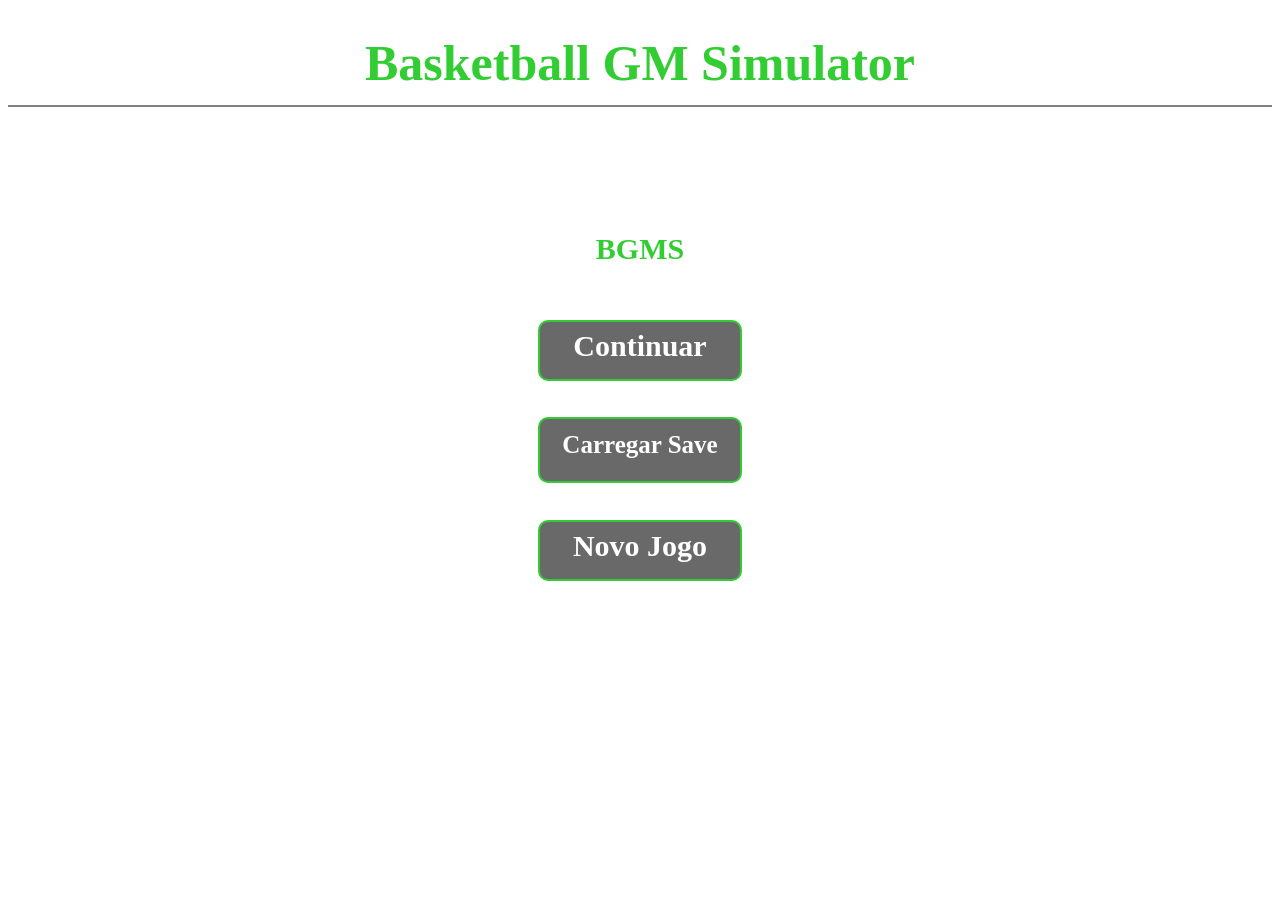
<file: docs/index.html>
<!DOCTYPE html>
<html>

<head>
    <meta name="viewport" content="width=device-width, initial-scale=1.0">
    <link rel="stylesheet" href="style.css">
    <script src="script.js"></script>
    <title>BGMS | Basketball GM Simulation</title>
</head>

<body class="menu-principal">

    <h1 class="botão1">Novo Jogo</h1>

    <h1 class="titulo">Basketball GM Simulator</h1>

    <hr>

    <h1 class="botão2">Continuar</h1>

    <h1 class="botão3">Carregar Save</h1>

    <h1 class="titulo2">BGMS</h1>

</body>

</html>
</file>
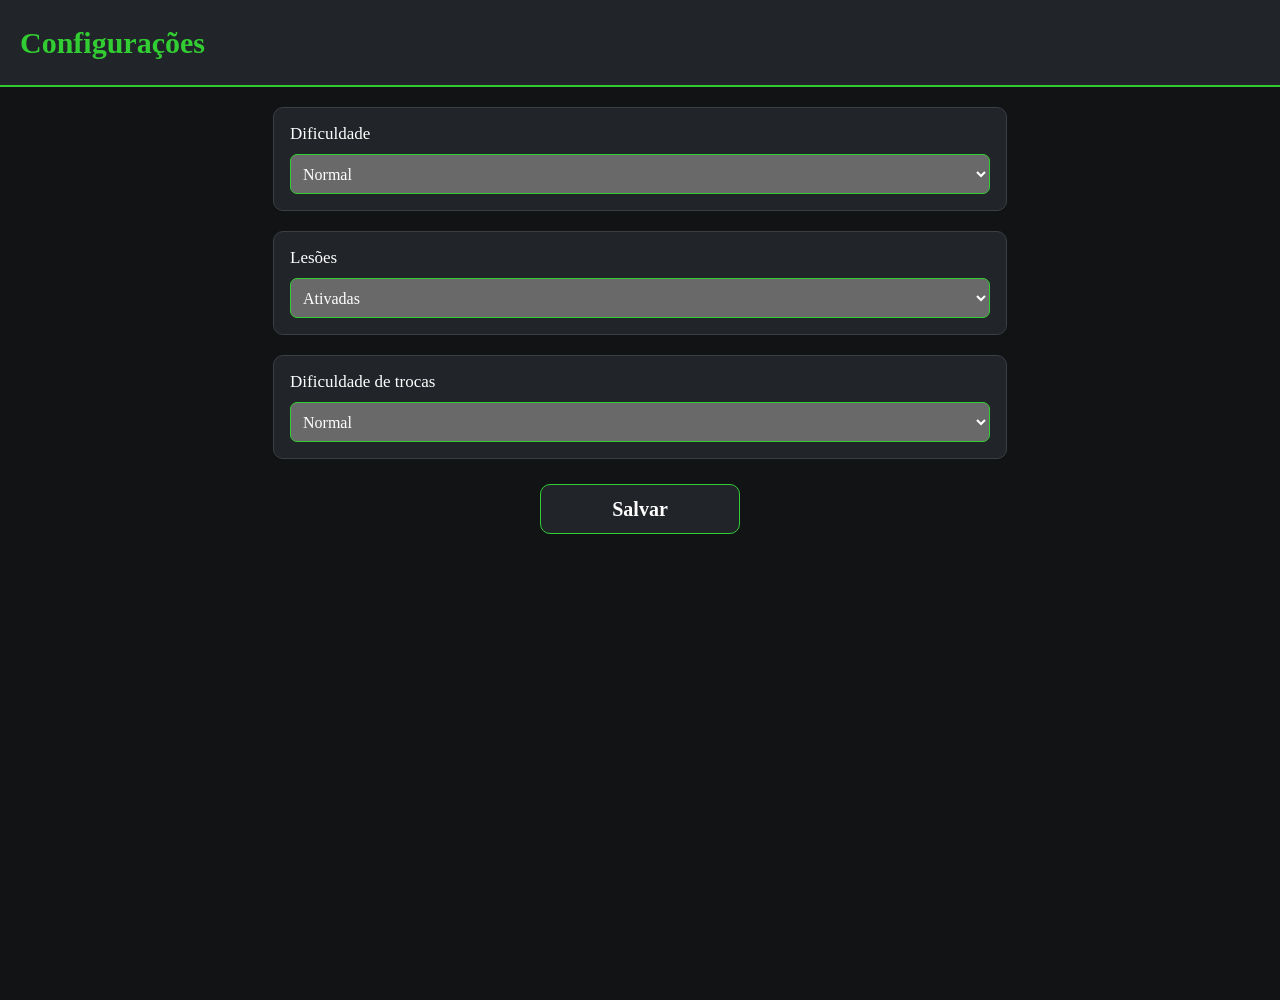
<file: docs/configuracoes.html>
<!DOCTYPE html>
<html>

<head>
    <meta name="viewport" content="width=device-width, initial-scale=1.0">
    <link rel="stylesheet" href="style.css">
    <script src="script.js"></script>
    <title>BGMS | Configurações</title>
</head>

<body class="configuracoes">

    <h1>Configurações</h1>

    <div class="config-item">

        <label for="dificuldade">Dificuldade</label>

        <select id="dificuldade">
            <option value="facil">Fácil</option>
            <option value="normal" selected>Normal</option>
            <option value="dificil">Difícil</option>
        </select>

    </div>

    <div class="config-item">

        <label for="lesoes">Lesões</label>

        <select id="lesoes">
            <option value="sim" selected>Ativadas</option>
            <option value="nao">Desativadas</option>
        </select>

    </div>

    <div class="config-item">

        <label for="trade">Dificuldade de trocas</label>

        <select id="trade">
            <option value="facil">Fácil</option>
            <option value="normal" selected>Normal</option>
            <option value="dificil">Difícil</option>
        </select>

    </div>

    <button class="botao-jogo" id="salvar-config">Salvar</button>

</body>

</html>
</file>
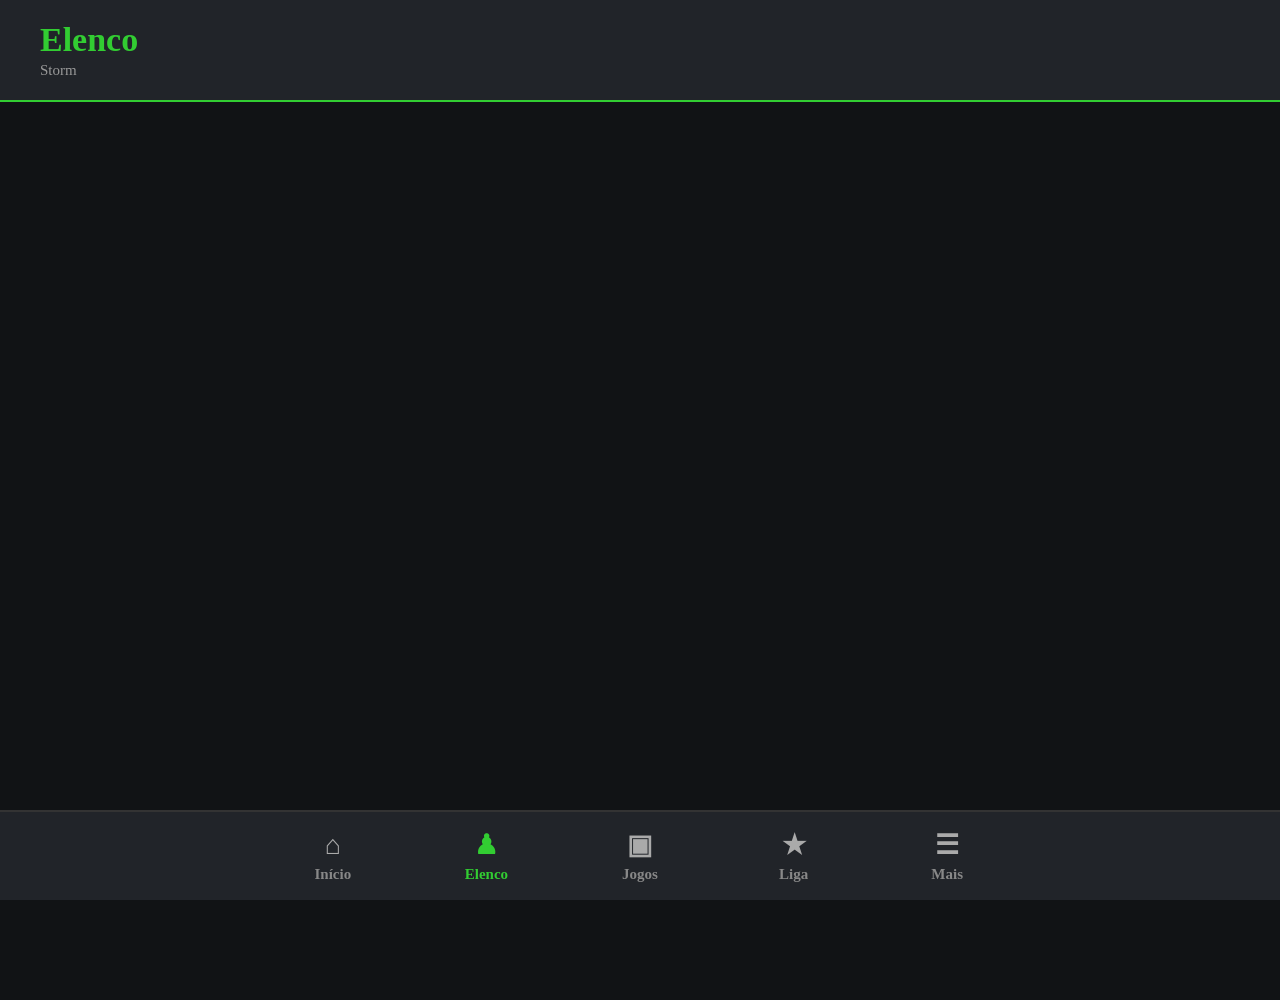
<file: docs/elenco.html>
<!DOCTYPE html>
<html>

<head>
    <meta name="viewport" content="width=device-width, initial-scale=1.0">
    <link rel="stylesheet" href="style.css">
    <script src="script.js"></script>
    <title>BGMS | Elenco</title>
</head>

<body class="elenco">

    <div class="elenco-header">

        <h1>Elenco</h1>

        <p id="elenco-time">Storm</p>

    </div>

    <div class="lista-jogadores" id="lista-jogadores"></div>

    <div class="barra-menu">

        <button class="menu-item" data-pagina="inicio">
            <span>⌂</span>
            Início
        </button>

        <button class="menu-item ativo" data-pagina="elenco">
            <span>♟</span>
            Elenco
        </button>

        <button class="menu-item" data-pagina="jogos">
            <span>▣</span>
            Jogos
        </button>

        <button class="menu-item" data-pagina="liga">
            <span>★</span>
            Liga
        </button>

        <button class="menu-item" data-pagina="mais">
            <span>☰</span>
            Mais
        </button>

    </div>

</body>

</html>
</file>
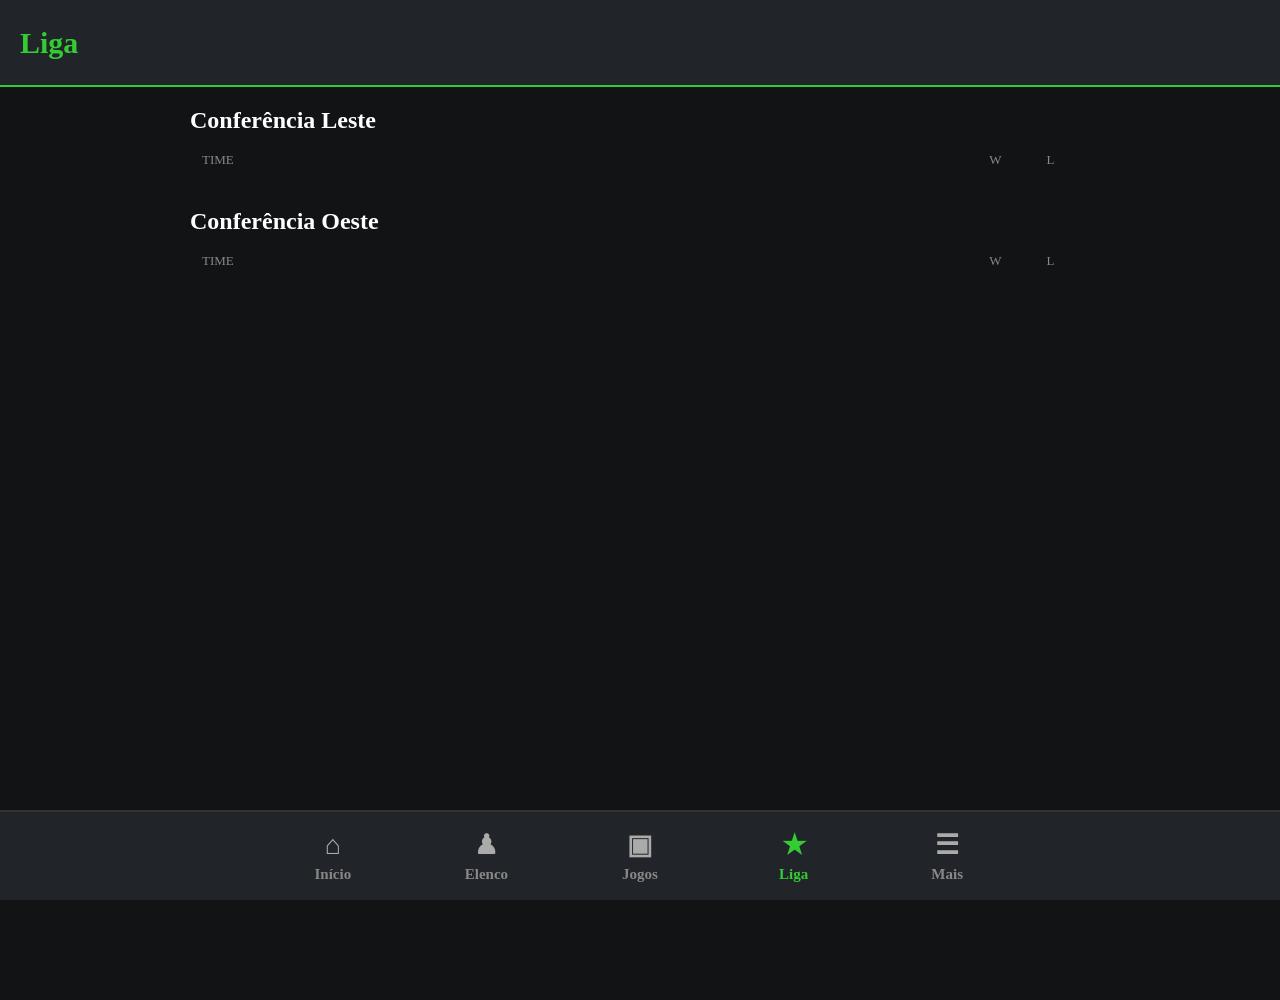
<file: docs/liga.html>
<!DOCTYPE html>
<html>
<head>
    <meta name="viewport" content="width=device-width, initial-scale=1.0">
    <link rel="stylesheet" href="style.css">
    <script src="script.js"></script>
    <title>BGMS | Liga</title>
</head>

<body class="liga">

    <div class="topo-pagina">
        <h1>Liga</h1>
    </div>

    <div class="classificacao">

        <h2>Conferência Leste</h2>

        <div class="classificacao-titulo">
            <span>TIME</span>
            <span>W</span>
            <span>L</span>
        </div>

        <div id="liga-leste"></div>

        <h2 class="titulo-oeste">Conferência Oeste</h2>

        <div class="classificacao-titulo">
            <span>TIME</span>
            <span>W</span>
            <span>L</span>
        </div>

        <div id="liga-oeste"></div>

    </div>

    <div class="barra-menu">

        <button class="menu-item" data-pagina="inicio">
            <span>⌂</span>
            Início
        </button>

        <button class="menu-item" data-pagina="elenco">
            <span>♟</span>
            Elenco
        </button>

        <button class="menu-item" data-pagina="jogos">
            <span>▣</span>
            Jogos
        </button>

        <button class="menu-item ativo" data-pagina="liga">
            <span>★</span>
            Liga
        </button>

        <button class="menu-item" data-pagina="mais">
            <span>☰</span>
            Mais
        </button>

    </div>

</body>
</html>
</file>
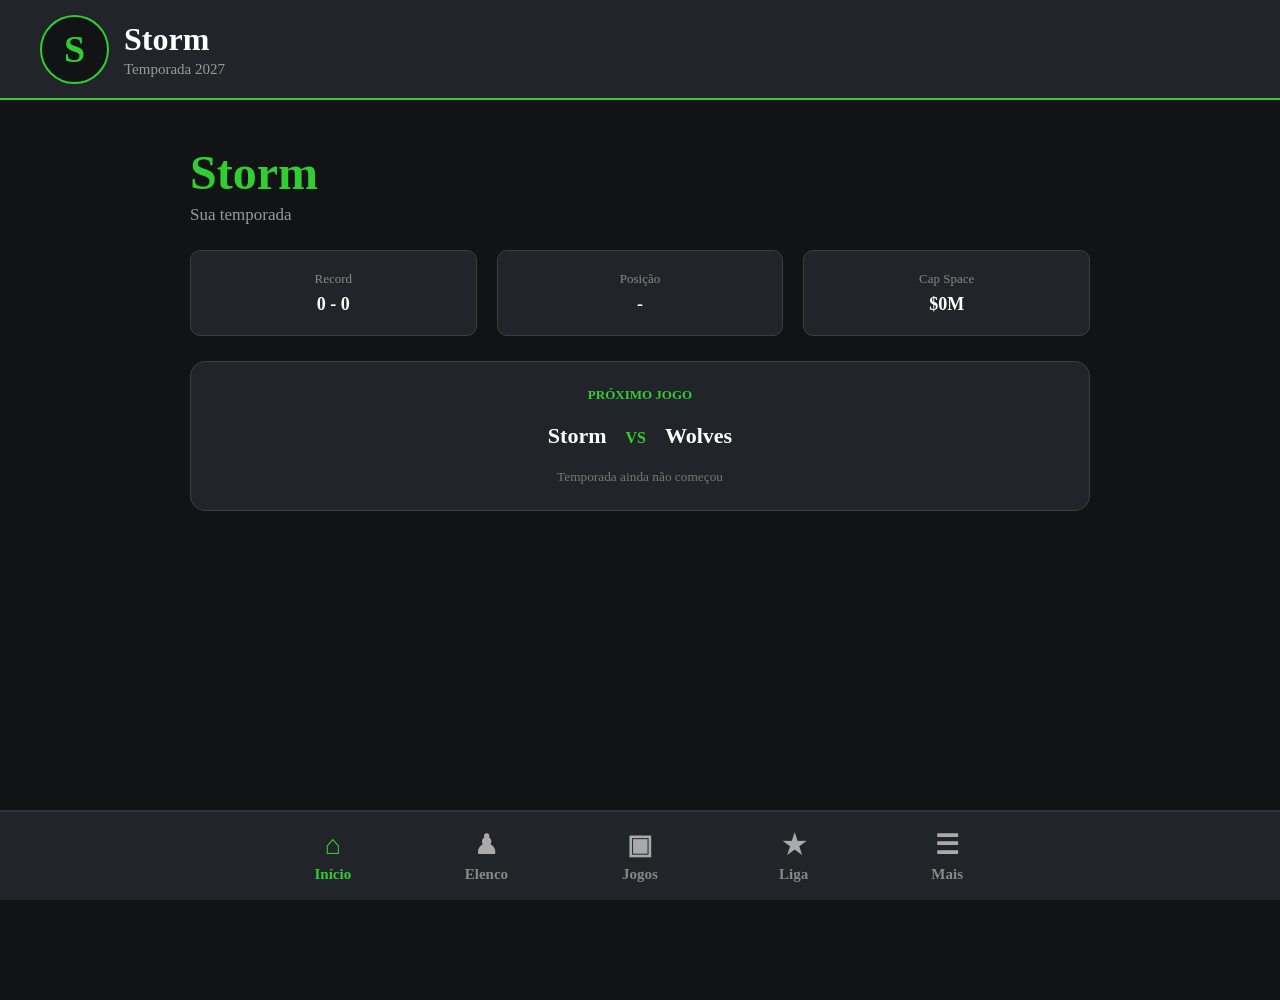
<file: docs/menu-jogo.html>
<!DOCTYPE html>
<html>

<head>
    <meta name="viewport" content="width=device-width, initial-scale=1.0">
    <link rel="stylesheet" href="style.css">
    <script src="script.js"></script>
    <title>BGMS | Menu</title>
</head>

<body class="menu-jogo">

    <div class="topo-jogo">

        <div class="logo-time" id="logo-time">S</div>

        <div class="info-time">
            <h1 id="nome-time">Storm</h1>
            <p>Temporada <span id="ano-time">2027</span></p>
        </div>

    </div>

    <div class="painel-principal">

        <h2 id="nome-time-painel">Storm</h2>

        <p class="subtitulo">Sua temporada</p>

        <div class="resumo">

            <div>
                <span>Record</span>
                <strong id="record">0 - 0</strong>
            </div>

            <div>
                <span>Posição</span>
                <strong id="posicao">-</strong>
            </div>

            <div>
                <span>Cap Space</span>
                <strong>$0M</strong>
            </div>

        </div>

        <div class="proximo-jogo">

            <p>PRÓXIMO JOGO</p>

            <h3 id="time-casa">Storm</h3>

            <span>VS</span>

            <h3 id="time-adversario">Wolves</h3>

            <small id="info-proximo-jogo">Temporada ainda não começou</small>

        </div>

    </div>

    <div class="barra-menu">

        <button class="menu-item ativo" data-pagina="inicio">
            <span>⌂</span>
            Início
        </button>

        <button class="menu-item" data-pagina="elenco">
            <span>♟</span>
            Elenco
        </button>

        <button class="menu-item" data-pagina="jogos">
            <span>▣</span>
            Jogos
        </button>

        <button class="menu-item" data-pagina="liga">
            <span>★</span>
            Liga
        </button>

        <button class="menu-item" data-pagina="mais">
            <span>☰</span>
            Mais
        </button>

    </div>

</body>

</html>
</file>
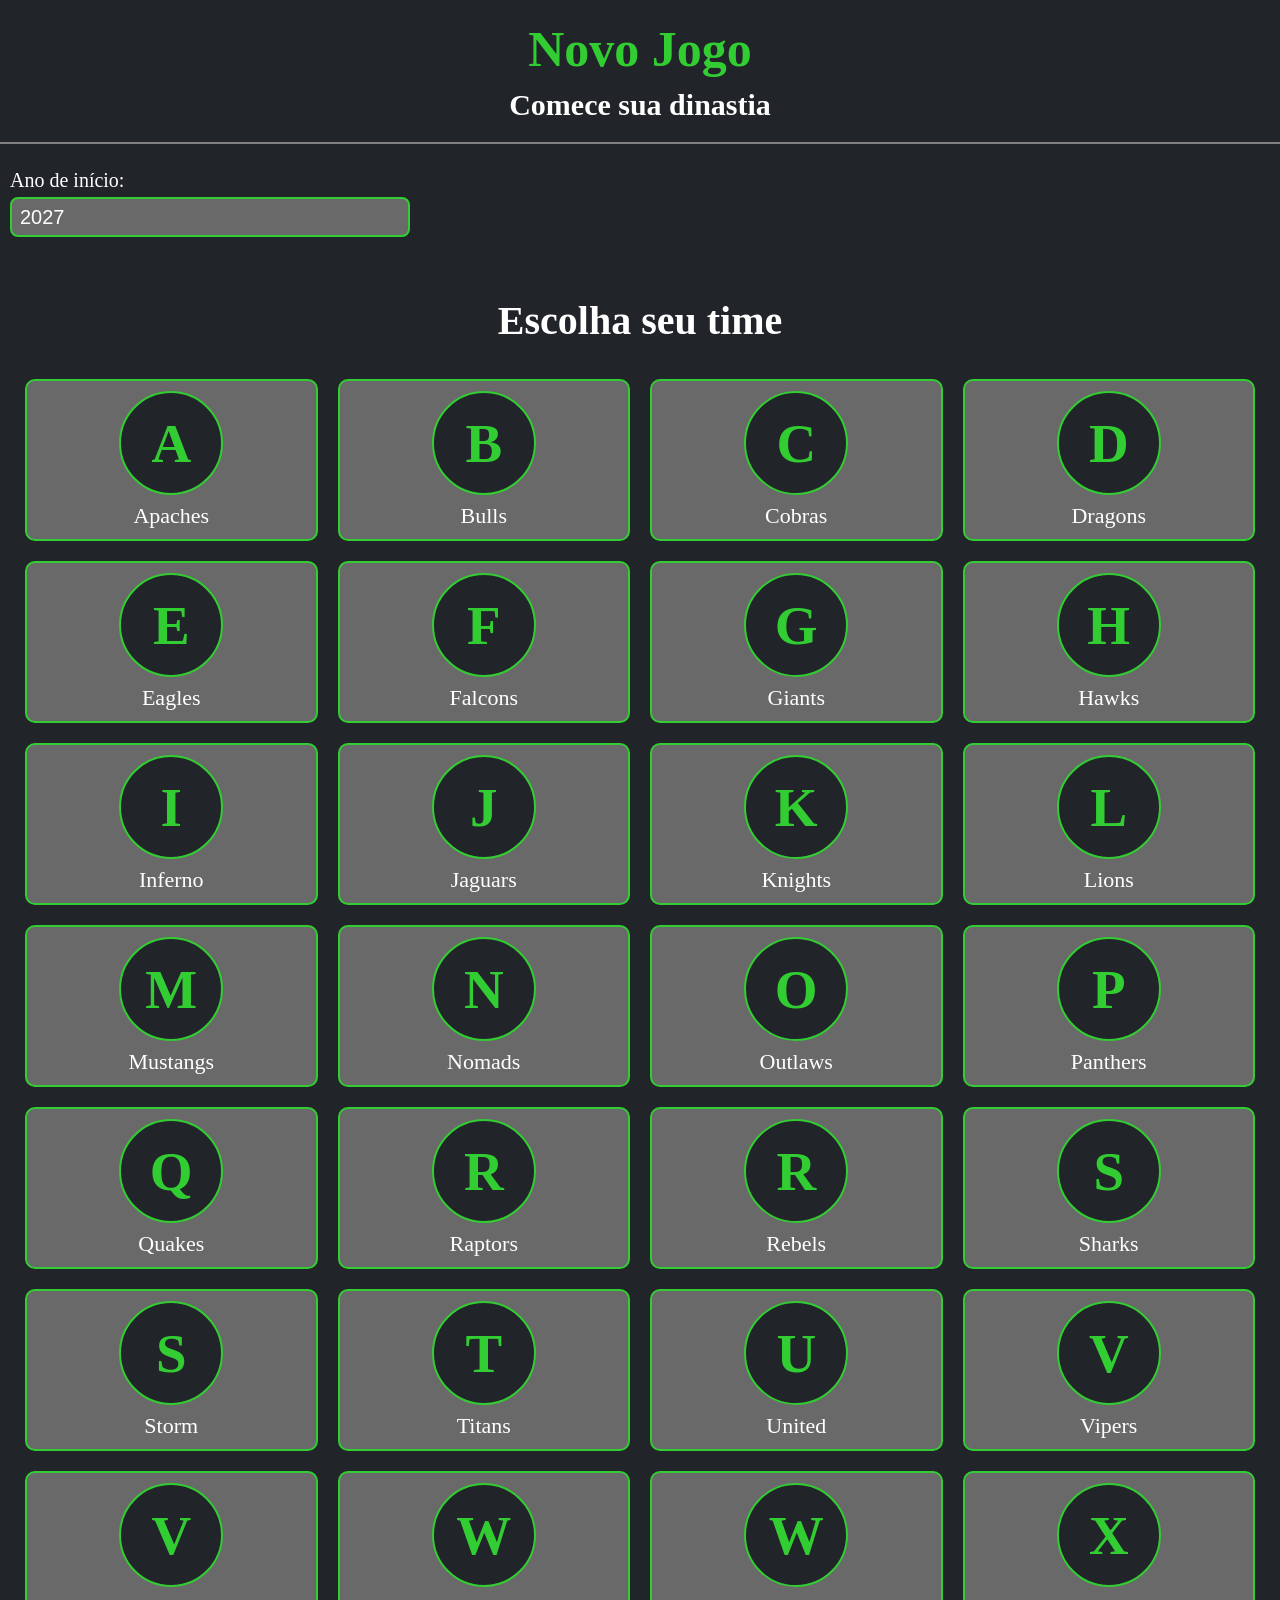
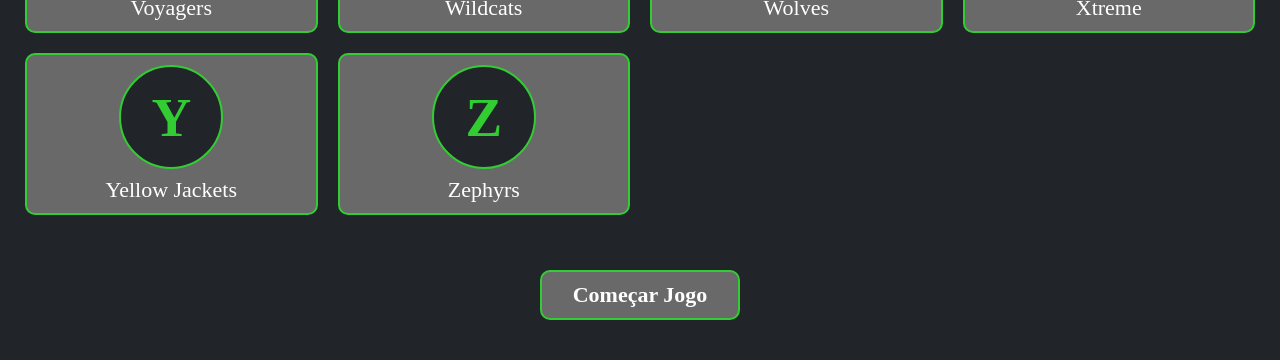
<file: docs/novo-jogo.html>
<!DOCTYPE html>
<html>

<head>
    <meta name="viewport" content="width=device-width, initial-scale=1.0">
    <link rel="stylesheet" href="style.css">
    <script src="script.js"></script>
    <title>BGMS | Novo Jogo</title>
</head>

<body class="novo-jogo">

    <h1 class="newgame">Novo Jogo</h1>

    <h1 class="mensagem-de-dinastia">Comece sua dinastia</h1>

    <hr>

    <label>Ano de início:</label>

    <input id="ano-inicio" type="number" value="2027">

    <h1 class="et">Escolha seu time</h1>

    <div class="times">

        <button class="time" data-time="Apaches"><div class="logo">A</div><p>Apaches</p></button>
        <button class="time" data-time="Bulls"><div class="logo">B</div><p>Bulls</p></button>
        <button class="time" data-time="Cobras"><div class="logo">C</div><p>Cobras</p></button>
        <button class="time" data-time="Dragons"><div class="logo">D</div><p>Dragons</p></button>
        <button class="time" data-time="Eagles"><div class="logo">E</div><p>Eagles</p></button>
        <button class="time" data-time="Falcons"><div class="logo">F</div><p>Falcons</p></button>
        <button class="time" data-time="Giants"><div class="logo">G</div><p>Giants</p></button>
        <button class="time" data-time="Hawks"><div class="logo">H</div><p>Hawks</p></button>
        <button class="time" data-time="Inferno"><div class="logo">I</div><p>Inferno</p></button>
        <button class="time" data-time="Jaguars"><div class="logo">J</div><p>Jaguars</p></button>
        <button class="time" data-time="Knights"><div class="logo">K</div><p>Knights</p></button>
        <button class="time" data-time="Lions"><div class="logo">L</div><p>Lions</p></button>
        <button class="time" data-time="Mustangs"><div class="logo">M</div><p>Mustangs</p></button>
        <button class="time" data-time="Nomads"><div class="logo">N</div><p>Nomads</p></button>
        <button class="time" data-time="Outlaws"><div class="logo">O</div><p>Outlaws</p></button>
        <button class="time" data-time="Panthers"><div class="logo">P</div><p>Panthers</p></button>
        <button class="time" data-time="Quakes"><div class="logo">Q</div><p>Quakes</p></button>
        <button class="time" data-time="Raptors"><div class="logo">R</div><p>Raptors</p></button>
        <button class="time" data-time="Rebels"><div class="logo">R</div><p>Rebels</p></button>
        <button class="time" data-time="Sharks"><div class="logo">S</div><p>Sharks</p></button>
        <button class="time" data-time="Storm"><div class="logo">S</div><p>Storm</p></button>
        <button class="time" data-time="Titans"><div class="logo">T</div><p>Titans</p></button>
        <button class="time" data-time="United"><div class="logo">U</div><p>United</p></button>
        <button class="time" data-time="Vipers"><div class="logo">V</div><p>Vipers</p></button>
        <button class="time" data-time="Voyagers"><div class="logo">V</div><p>Voyagers</p></button>
        <button class="time" data-time="Wildcats"><div class="logo">W</div><p>Wildcats</p></button>
        <button class="time" data-time="Wolves"><div class="logo">W</div><p>Wolves</p></button>
        <button class="time" data-time="Xtreme"><div class="logo">X</div><p>Xtreme</p></button>
        <button class="time" data-time="Yellow Jackets"><div class="logo">Y</div><p>Yellow Jackets</p></button>
        <button class="time" data-time="Zephyrs"><div class="logo">Z</div><p>Zephyrs</p></button>

    </div>

    <button class="começar-jogo">Começar Jogo</button>

</body>

          </html>
</file>
<file: docs/style.css>
.menu-principal .titulo {
    color: limegreen;
    text-align: center;
    font-family: Georgia, 'Times New Roman', Times, serif;
}

.menu-principal {
    background-image: url("https://i.imgur.com/gXwAStV.png");
    background-size: cover;
    background-position: center 0px;
    background-repeat: no-repeat;
}

.menu-principal hr {
    border: none;
    border-top: 2px solid gray;
    margin: 0;
    position: relative;
    top: -20px;
}

.menu-principal .botão1,
.menu-principal .botão2,
.menu-principal .botão3 {
    font-family: Georgia, 'Times New Roman', Times, serif;
    position: absolute;
    left: 50%;
    transform: translateX(-50%);
    width: 150px;
    height: 40px;
    text-align: center;
    color: white;
    border: 2px solid limegreen;
    background-color: dimgray;
    border-radius: 10px;
    cursor: pointer;
}

.menu-principal .botão1 {
    top: 468px;
    padding-top: 7px;
    font-size: 25px;
    font-weight: bold;
}

.menu-principal .botão2 {
    top: 350px;
    padding-top: 7px;
    font-size: 25px;
}

.menu-principal .botão3 {
    top: 410px;
    padding-top: 12px;
    font-size: 20px;
}

.menu-principal .botão1:active,
.menu-principal .botão2:active,
.menu-principal .botão3:active {
    transform: translateX(-50%) scale(0.85);
    background-color: limegreen;
    border-color: white;
}

.menu-principal .titulo2 {
    position: relative;
    top: 170px;
    text-align: center;
    color: limegreen;
    font-family: Georgia, 'Times New Roman', Times, serif;
}

.novo-jogo {
    background-color: #212429;
    margin: 0;
    padding: 0;
    color: white;
    font-family: Georgia, 'Times New Roman', Times, serif;
}

.novo-jogo .newgame {
    color: limegreen;
    text-align: center;
    font-size: 40px;
    margin: 20px 0 10px;
}

.novo-jogo .mensagem-de-dinastia {
    color: white;
    text-align: center;
    font-size: 25px;
    margin: 10px 0 20px;
}

.novo-jogo hr {
    border: none;
    border-top: 2px solid gray;
    width: 100%;
    margin: 0 0 25px;
}

.novo-jogo label {
    display: block;
    color: white;
    font-size: 20px;
    margin: 0 0 5px 10px;
}

.novo-jogo input {
    display: block;
    box-sizing: border-box;
    width: 335px;
    height: 40px;
    margin-left: 10px;
    background-color: dimgray;
    color: white;
    border: 2px solid limegreen;
    border-radius: 8px;
    padding-left: 8px;
    font-size: 20px;
    outline: none;
}

.novo-jogo input:focus {
    border-color: white;
}

.novo-jogo .et {
    color: white;
    text-align: center;
    font-size: 35px;
    margin: 45px 0 10px;
}

.novo-jogo .times {
    display: grid;
    grid-template-columns: repeat(2, 1fr);
    gap: 15px;
    padding: 15px;
}

.novo-jogo .time {
    width: 100%;
    background-color: dimgray;
    border: 2px solid limegreen;
    border-radius: 10px;
    padding: 10px;
    text-align: center;
    box-sizing: border-box;
    cursor: pointer;
    color: white;
    font-family: Georgia, 'Times New Roman', Times, serif;
}

.novo-jogo .time:active {
    transform: scale(0.95);
}

.novo-jogo .time.selecionado {
    background-color: limegreen;
    border-color: white;
}

.novo-jogo .logo {
    width: 70px;
    height: 70px;
    margin: 0 auto;
    display: flex;
    align-items: center;
    justify-content: center;
    border-radius: 50%;
    background-color: #212429;
    border: 2px solid limegreen;
    color: limegreen;
    font-size: 40px;
    font-weight: bold;
}

.novo-jogo .time.selecionado .logo {
    border-color: white;
    color: white;
}

.novo-jogo .time p {
    color: white;
    font-size: 18px;
    margin: 8px 0 0;
}

.novo-jogo .começar-jogo {
    display: block;
    width: 200px;
    height: 50px;
    margin: 30px auto 40px;
    padding: 10px 20px;
    box-sizing: border-box;
    color: white;
    background-color: dimgray;
    border: 2px solid limegreen;
    border-radius: 10px;
    font-family: Georgia, 'Times New Roman', Times, serif;
    font-size: 22px;
    font-weight: bold;
    text-align: center;
    cursor: pointer;
}

.novo-jogo .começar-jogo:active {
    transform: scale(0.85);
    background-color: limegreen;
    border-color: white;
}

.menu-jogo {
    background: #111315;
    margin: 0;
    padding: 0 0 100px;
    min-height: 100vh;
    color: white;
    font-family: Georgia, 'Times New Roman', Times, serif;
}

.menu-jogo .topo-jogo {
    height: 85px;
    background: #212429;
    border-bottom: 2px solid limegreen;
    display: flex;
    align-items: center;
    padding: 0 20px;
    box-sizing: border-box;
}

.menu-jogo .logo-time {
    width: 55px;
    height: 55px;
    border-radius: 50%;
    background: #111315;
    border: 2px solid limegreen;
    color: limegreen;
    display: flex;
    align-items: center;
    justify-content: center;
    font-size: 32px;
    font-weight: bold;
    margin-right: 15px;
}

.menu-jogo .info-time h1 {
    margin: 0;
    color: white;
    font-size: 27px;
}

.menu-jogo .info-time p {
    margin: 3px 0 0;
    color: #999;
    font-size: 15px;
}

.menu-jogo .painel-principal {
    padding: 25px 20px;
}

.menu-jogo .painel-principal h2 {
    margin: 0;
    color: limegreen;
    font-size: 38px;
}

.menu-jogo .subtitulo {
    margin: 5px 0 0;
    color: #999;
    font-size: 17px;
}

.menu-jogo .resumo {
    display: grid;
    grid-template-columns: repeat(3, 1fr);
    gap: 10px;
    margin-top: 25px;
}

.menu-jogo .resumo div {
    background: #212429;
    border: 1px solid #3b3f44;
    border-radius: 10px;
    padding: 15px 5px;
    text-align: center;
}

.menu-jogo .resumo span {
    display: block;
    color: #888;
    font-size: 13px;
    margin-bottom: 7px;
}

.menu-jogo .resumo strong {
    color: white;
    font-size: 18px;
}

.menu-jogo .proximo-jogo {
    margin-top: 25px;
    padding: 25px 15px;
    background: #212429;
    border: 1px solid #3b3f44;
    border-radius: 15px;
    text-align: center;
}

.menu-jogo .proximo-jogo p {
    color: limegreen;
    font-size: 13px;
    font-weight: bold;
    margin: 0 0 20px;
}

.menu-jogo .proximo-jogo h3 {
    display: inline-block;
    margin: 0 15px;
    font-size: 22px;
}

.menu-jogo .proximo-jogo span {
    color: limegreen;
    font-weight: bold;
}

.menu-jogo .proximo-jogo small {
    display: block;
    color: #777;
    margin-top: 20px;
}

.barra-menu {
    position: fixed;
    bottom: 0;
    left: 0;
    width: 100%;
    height: 80px;
    background: #212429;
    border-top: 2px solid #333;
    display: grid;
    grid-template-columns: repeat(5, 1fr);
    z-index: 10;
}

.menu-item {
    border: none;
    background: transparent;
    color: #888;
    font-family: Georgia, 'Times New Roman', Times, serif;
    font-size: 12px;
    font-weight: bold;
    cursor: pointer;
}

.menu-item span {
    display: block;
    color: #aaa;
    font-size: 22px;
    margin-bottom: 5px;
}

.menu-item.ativo {
    color: limegreen;
}

.menu-item.ativo span {
    color: limegreen;
}

.menu-item:active {
    background: #30343a;
}

.elenco {
    background: #111315;
    min-height: 100vh;
    margin: 0;
    padding: 0 0 100px;
    color: white;
    font-family: Georgia, 'Times New Roman', Times, serif;
}

.elenco .elenco-header {
    height: 85px;
    background: #212429;
    border-bottom: 2px solid limegreen;
    display: flex;
    flex-direction: column;
    justify-content: center;
    padding: 0 20px;
}

.elenco .elenco-header h1 {
    margin: 0;
    color: limegreen;
    font-size: 30px;
}

.elenco .elenco-header p {
    margin: 3px 0 0;
    color: #999;
    font-size: 15px;
}

.elenco .lista-jogadores {
    display: grid;
    gap: 10px;
    padding: 20px;
}

.elenco .jogador {
    display: flex;
    align-items: center;
    background: #212429;
    border: 1px solid #3b3f44;
    border-radius: 10px;
    padding: 15px;
}

.elenco .jogador-logo {
    width: 45px;
    height: 45px;
    flex-shrink: 0;
    border-radius: 50%;
    background: #111315;
    border: 2px solid limegreen;
    display: flex;
    align-items: center;
    justify-content: center;
    color: limegreen;
    font-weight: bold;
    margin-right: 12px;
}

.elenco .jogador-dados {
    display: flex;
    flex-direction: column;
    justify-content: center;
    flex: 1;
    min-width: 0;
}

.elenco .jogador-nome {
    display: block;
    color: white;
    font-size: 18px;
    font-weight: bold;
}

.elenco .jogador-posicao {
    display: block;
    color: limegreen;
    font-size: 13px;
    font-weight: bold;
    margin-top: 5px;
}

.elenco .jogador-ovr {
    color: limegreen;
    font-size: 22px;
    font-weight: bold;
    margin-left: 15px;
}

.jogos {
    background: #111315;
    min-height: 100vh;
    margin: 0;
    padding: 0 0 100px;
    color: white;
    font-family: Georgia, 'Times New Roman', Times, serif;
}

.jogos .topo-pagina {
    height: 85px;
    background: #212429;
    border-bottom: 2px solid limegreen;
    display: flex;
    align-items: center;
    padding: 0 20px;
}

.jogos .topo-pagina h1 {
    margin: 0;
    color: limegreen;
    font-size: 30px;
}

.jogos .controles-jogos {
    display: grid;
    grid-template-columns: repeat(2, 1fr);
    gap: 10px;
    padding: 20px;
}

.jogos .controle-jogo {
    background: #212429;
    color: white;
    border: 1px solid limegreen;
    border-radius: 10px;
    padding: 12px 5px;
    font-family: Georgia, 'Times New Roman', Times, serif;
    font-weight: bold;
    cursor: pointer;
}

.jogos .controle-jogo:active {
    background: limegreen;
    transform: scale(0.95);
}

.jogos .lista-jogos {
    display: grid;
    gap: 10px;
    padding: 0 20px 20px;
}

.jogos .jogo {
    background: #212429;
    border: 1px solid #3b3f44;
    border-radius: 10px;
    padding: 15px;
    text-align: center;
}

.jogos .jogo .data {
    color: #888;
    font-size: 13px;
    margin-bottom: 10px;
}

.jogos .jogo .confronto {
    font-size: 18px;
}

.jogos .jogo .resultado {
    color: limegreen;
    margin-top: 8px;
    font-weight: bold;
}

.calendario {
    background: #111315;
    min-height: 100vh;
    margin: 0;
    padding: 0 0 100px;
    color: white;
    font-family: Georgia, 'Times New Roman', Times, serif;
}

.calendario > h1 {
    height: 85px;
    background: #212429;
    border-bottom: 2px solid limegreen;
    display: flex;
    align-items: center;
    margin: 0;
    padding: 0 20px;
    color: limegreen;
    font-size: 30px;
}

.calendario .controles-calendario {
    display: grid;
    grid-template-columns: repeat(2, 1fr);
    gap: 10px;
    padding: 20px;
}

.calendario .botao-jogo {
    min-height: 45px;
    background: #212429;
    color: white;
    border: 1px solid limegreen;
    border-radius: 10px;
    padding: 12px 8px;
    font-family: Georgia, 'Times New Roman', Times, serif;
    font-size: 16px;
    font-weight: bold;
    cursor: pointer;
}

.calendario .botao-jogo:active {
    background: limegreen;
    border-color: white;
    transform: scale(0.95);
}

#lista-calendario {
    display: grid;
    gap: 10px;
    padding: 0 20px 20px;
}

.jogo-calendario {
    display: grid;
    grid-template-columns: 60px 1fr 45px;
    align-items: center;
    background: #212429;
    border: 1px solid #3b3f44;
    border-radius: 10px;
    padding: 15px;
}

.jogo-calendario .data {
    color: #888;
    font-size: 13px;
}

.jogo-calendario .adversario {
    color: white;
    font-size: 17px;
}

.jogo-calendario .resultado {
    color: limegreen;
    text-align: center;
    font-weight: bold;
}

.liga {
    background: #111315;
    min-height: 100vh;
    margin: 0;
    padding: 0 0 100px;
    color: white;
    font-family: Georgia, 'Times New Roman', Times, serif;
}

.liga .topo-pagina {
    height: 85px;
    background: #212429;
    border-bottom: 2px solid limegreen;
    display: flex;
    align-items: center;
    padding: 0 20px;
}

.liga .topo-pagina h1 {
    margin: 0;
    color: limegreen;
    font-size: 30px;
}

.liga .classificacao {
    padding: 20px;
}

.liga .classificacao h2 {
    color: white;
    font-size: 24px;
    margin: 0 0 8px;
}

.liga .titulo-oeste {
    margin-top: 30px !important;
}

.liga .classificacao-titulo {
    display: grid;
    grid-template-columns: 1fr 55px 55px;
    align-items: center;
    padding: 10px 12px;
    color: #888;
    font-size: 13px;
}

.liga .classificacao-titulo span:nth-child(2),
.liga .classificacao-titulo span:nth-child(3) {
    text-align: center;
}

.liga .classificacao-time {
    display: grid;
    grid-template-columns: 28px minmax(0, 1fr) 55px 55px;
    align-items: center;
    width: 100%;
    box-sizing: border-box;
    background: #212429;
    border: 1px solid #3b3f44;
    border-radius: 8px;
    padding: 13px 12px;
    margin-bottom: 7px;
}

.liga .classificacao-time .posicao {
    color: #888;
}

.liga .classificacao-time .nome {
    color: white;
    min-width: 0;
}

.liga .classificacao-time .vitorias,
.liga .classificacao-time .derrotas {
    color: white;
    text-align: center;
    display: block;
    white-space: nowrap;
}

.mais {
    background: #111315;
    min-height: 100vh;
    margin: 0;
    padding: 0 0 100px;
    color: white;
    font-family: Georgia, 'Times New Roman', Times, serif;
}

.mais .topo-pagina {
    height: 85px;
    background: #212429;
    border-bottom: 2px solid limegreen;
    display: flex;
    align-items: center;
    padding: 0 20px;
}

.mais .topo-pagina h1 {
    margin: 0;
    color: limegreen;
    font-size: 30px;
}

.mais .mais-opcoes {
    display: grid;
    gap: 12px;
    padding: 20px;
}

.mais .mais-opcao {
    width: 100%;
    height: 60px;
    background: #212429;
    border: 1px solid #3b3f44;
    border-radius: 10px;
    color: white;
    text-align: left;
    padding: 0 18px;
    font-family: Georgia, 'Times New Roman', Times, serif;
    font-size: 18px;
    cursor: pointer;
}

.mais .mais-opcao:active {
    background: limegreen;
    border-color: white;
    transform: scale(0.97);
}

.configuracoes {
    background: #111315;
    min-height: 100vh;
    margin: 0;
    padding: 0 0 100px;
    color: white;
    font-family: Georgia, 'Times New Roman', Times, serif;
}

.configuracoes > h1 {
    height: 85px;
    background: #212429;
    border-bottom: 2px solid limegreen;
    display: flex;
    align-items: center;
    margin: 0;
    padding: 0 20px;
    color: limegreen;
    font-size: 30px;
}

.configuracoes .config-item {
    background: #212429;
    border: 1px solid #3b3f44;
    border-radius: 10px;
    padding: 16px;
    margin: 20px 20px 10px;
}

.configuracoes .config-item label {
    display: block;
    color: white;
    margin-bottom: 10px;
    font-size: 17px;
}

.configuracoes .config-item select {
    width: 100%;
    height: 40px;
    background: dimgray;
    border: 1px solid limegreen;
    border-radius: 7px;
    color: white;
    padding: 0 8px;
    font-family: Georgia, 'Times New Roman', Times, serif;
    font-size: 16px;
    outline: none;
}

.configuracoes .config-item select:focus {
    border-color: white;
}

.configuracoes .botao-jogo {
    display: block;
    width: 200px;
    height: 50px;
    margin: 25px auto 40px;
    background: #212429;
    color: white;
    border: 1px solid limegreen;
    border-radius: 10px;
    font-family: Georgia, 'Times New Roman', Times, serif;
    font-size: 20px;
    font-weight: bold;
    cursor: pointer;
}

.configuracoes .botao-jogo:active {
    background: limegreen;
    border-color: white;
    transform: scale(0.95);
}

@media (min-width: 768px) {

    .menu-principal {
        background-image: url("https://i.imgur.com/mxHR8oC.jpeg");
        background-size: cover;
        background-position: center 0px;
        background-repeat: no-repeat;
    }

    .menu-principal .titulo {
        font-size: 50px;
    }

    .menu-principal .titulo2 {
        top: 85px;
        font-size: 30px;
    }

    .menu-principal .botão2 {
        top: 300px;
        width: 200px;
        height: 50px;
        font-size: 30px;
    }

    .menu-principal .botão3 {
        top: 400px;
        width: 200px;
        height: 50px;
        font-size: 25px;
    }

    .menu-principal .botão1 {
        top: 500px;
        width: 200px;
        height: 50px;
        font-size: 30px;
    }

    .novo-jogo .newgame {
        font-size: 50px;
    }

    .novo-jogo .mensagem-de-dinastia {
        font-size: 30px;
    }

    .novo-jogo input {
        width: 400px;
    }

    .novo-jogo .et {
        font-size: 40px;
        margin-top: 60px;
    }

    .novo-jogo .times {
        grid-template-columns: repeat(4, 1fr);
        gap: 20px;
        padding: 25px;
    }

    .novo-jogo .logo {
        width: 100px;
        height: 100px;
        font-size: 55px;
    }

    .novo-jogo .time p {
        font-size: 22px;
    }

    .menu-jogo .topo-jogo {
        height: 100px;
        padding: 0 40px;
    }

    .menu-jogo .logo-time {
        width: 65px;
        height: 65px;
        font-size: 38px;
    }

    .menu-jogo .info-time h1 {
        font-size: 32px;
    }

    .menu-jogo .painel-principal {
        max-width: 900px;
        margin: auto;
        padding-top: 45px;
    }

    .menu-jogo .painel-principal h2 {
        font-size: 48px;
    }

    .menu-jogo .resumo {
        gap: 20px;
    }

    .menu-jogo .resumo div {
        padding: 20px;
    }

    .barra-menu {
        height: 90px;
        padding: 0 20%;
        box-sizing: border-box;
    }

    .menu-item {
        font-size: 15px;
    }

    .menu-item span {
        font-size: 27px;
    }

    .elenco .lista-jogadores {
        max-width: 900px;
        margin: auto;
        grid-template-columns: repeat(2, 1fr);
    }

    .elenco .elenco-header {
        height: 100px;
        padding: 0 40px;
    }

    .elenco .elenco-header h1 {
        font-size: 34px;
    }

    .jogos .lista-jogos {
        max-width: 900px;
        margin: auto;
    }

    .jogos .controles-jogos {
        max-width: 900px;
        margin: auto;
    }

    .calendario .controles-calendario,
    #lista-calendario {
        max-width: 900px;
        margin-left: auto;
        margin-right: auto;
    }

    .liga .classificacao {
        max-width: 900px;
        margin: auto;
    }

    .mais .mais-opcoes,
    .configuracoes .config-lista {
        max-width: 700px;
        margin: auto;
    }

    .configuracoes .config-item {
        max-width: 700px;
        margin-left: auto;
        margin-right: auto;
    }
  }
</file>
